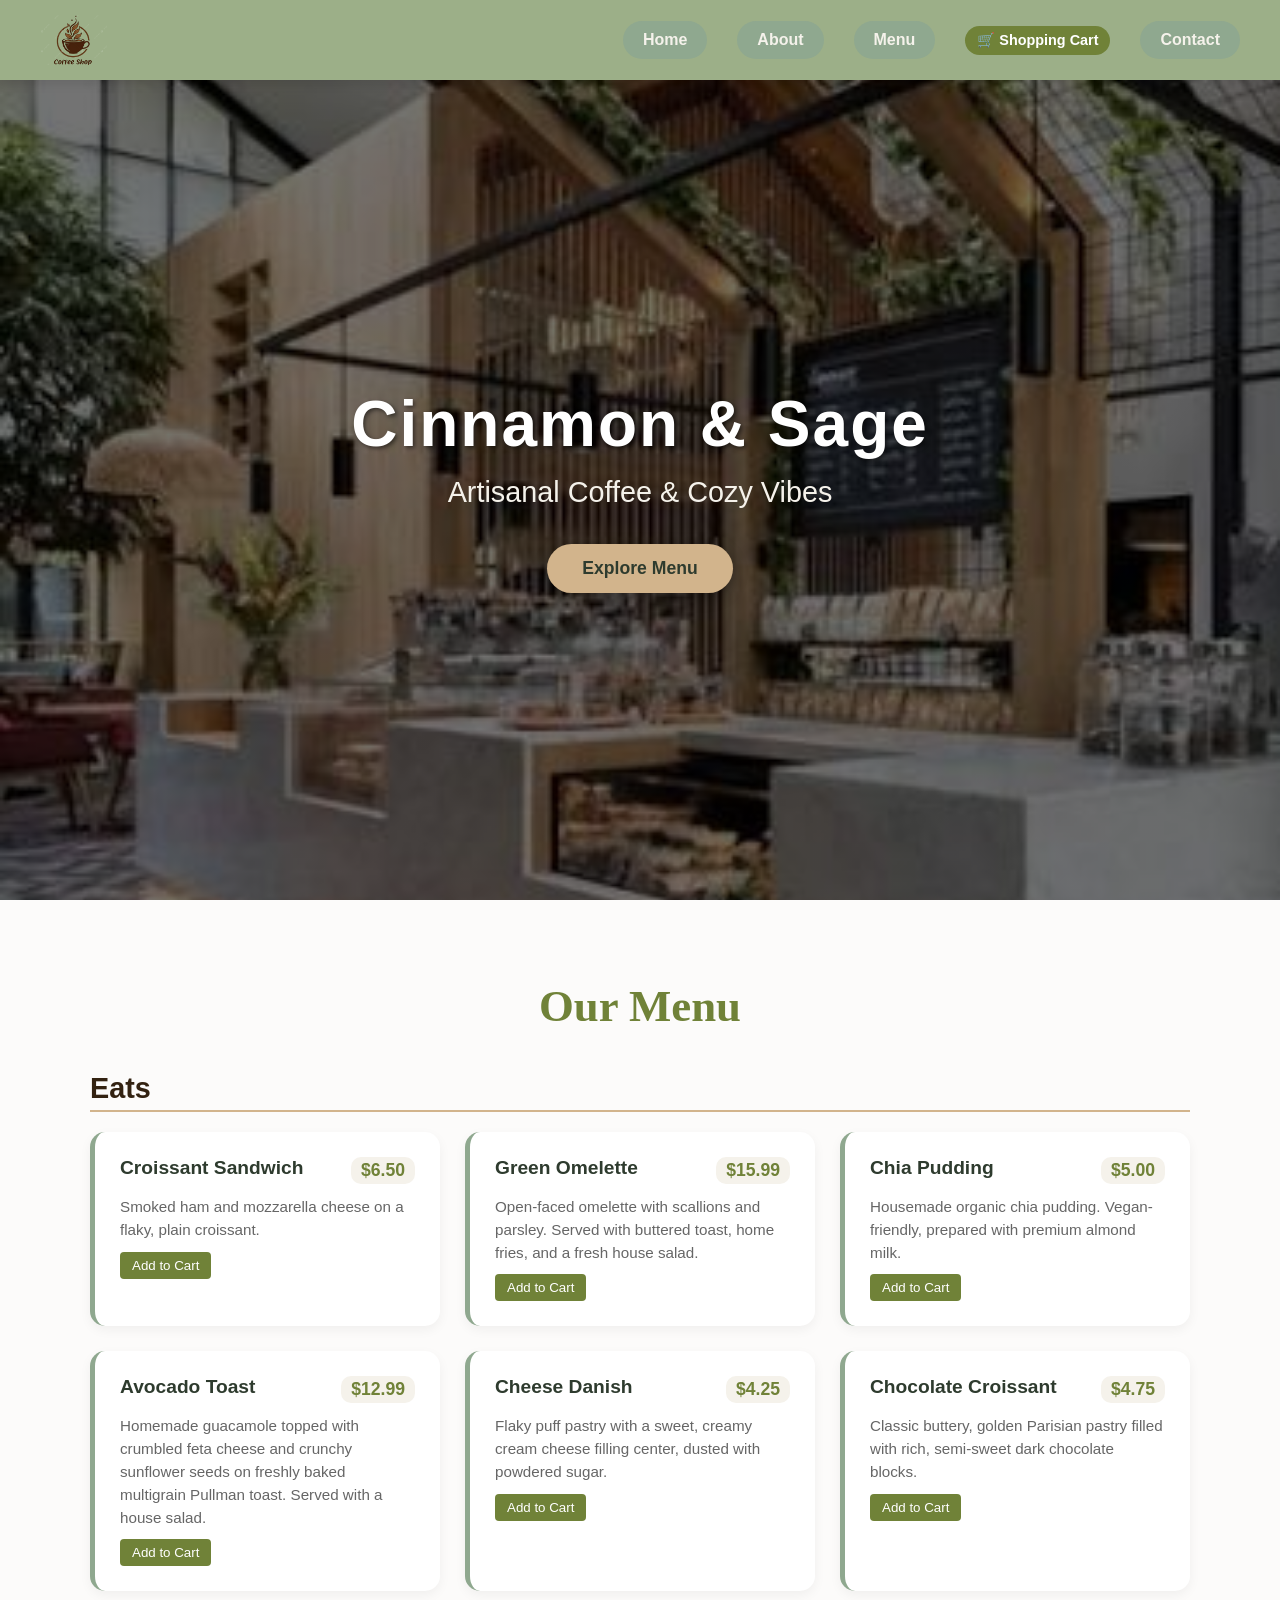
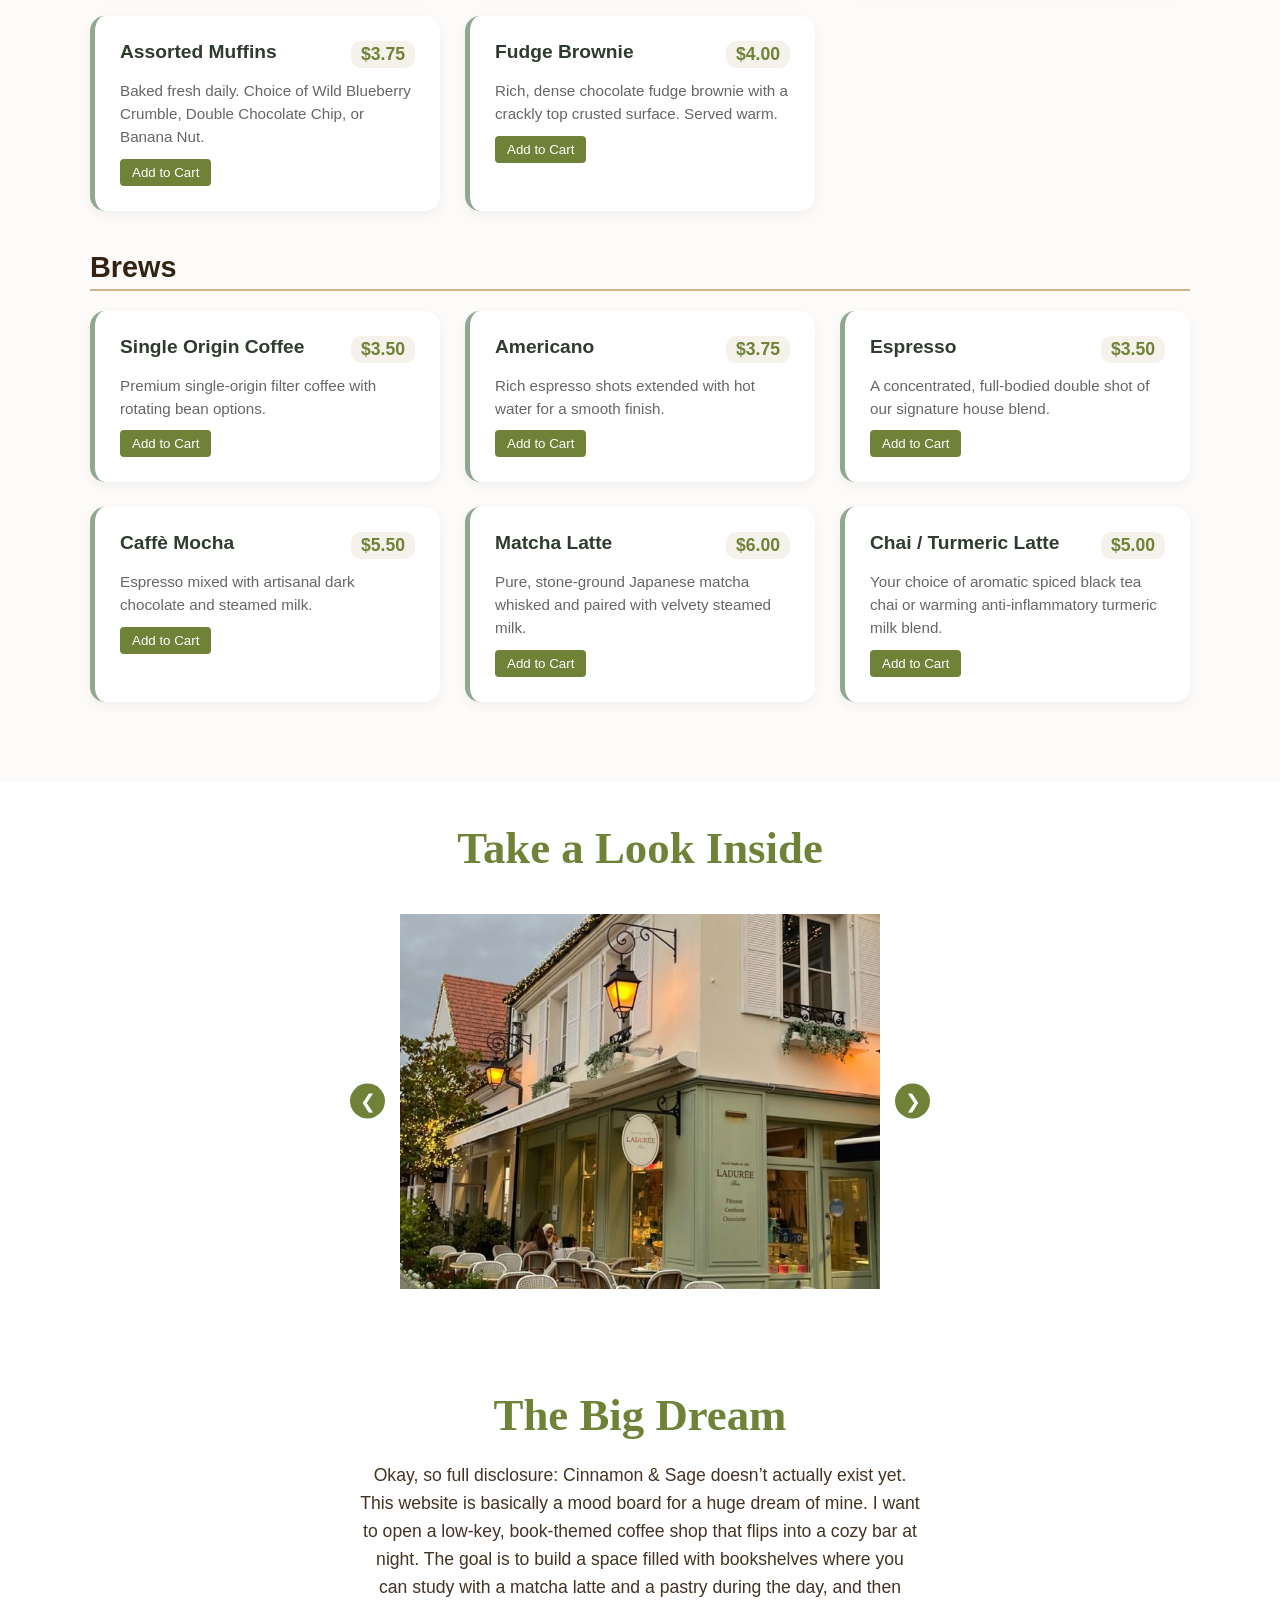
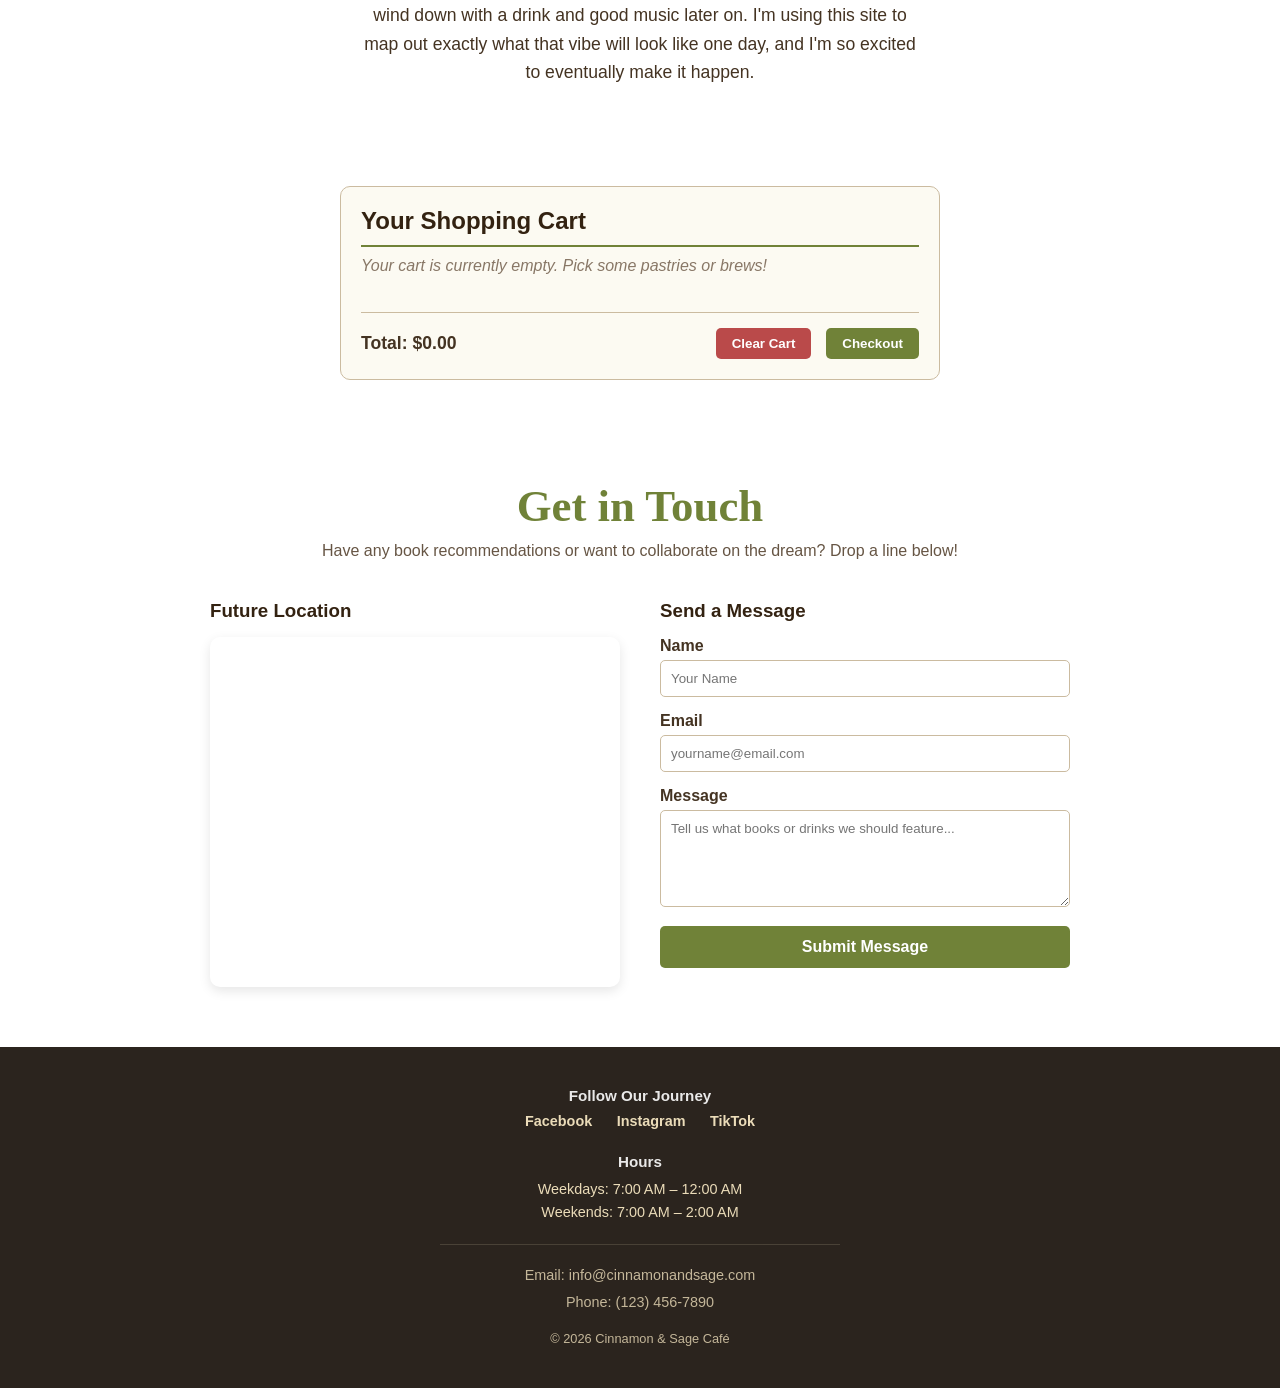
<file: index.html>
<!DOCTYPE html>
<html>
<head>
    <title>Cinnamon & Sage Café</title>
    <link rel="stylesheet" href="style.css">
</head>
<body>

    <header>
        <div class="logo">
            <a href="#home">
                <img src="logo.png" alt="Cinnamon & Sage Logo" style="height: 50px; width: auto; display: block; object-fit: contain;">
            </a>
        </div>
        
        <nav style="display: flex; align-items: center; gap: 15px;">
            <a href="#home">Home</a>
            <a href="#about">About</a>
            <a href="#menu">Menu</a>
            
            <a href="#cart-section" style="background-color: #708238; color: white; padding: 6px 12px; border-radius: 20px; text-decoration: none; font-size: 0.9rem; font-weight: bold; display: inline-flex; align-items: center; gap: 5px; transition: background 0.3s;" onmouseover="this.style.backgroundColor='#d2b48c'; this.style.color='#2b241e';" onmouseout="this.style.backgroundColor='#708238'; this.style.color='white';">
                🛒 Shopping Cart
            </a>
            
            <a href="#contact">Contact</a>
        </nav>
    </header>

    <section id="home" class="hero-section">
        <div class="hero-content">
            <h1>Cinnamon & Sage</h1>
            <p>Artisanal Coffee & Cozy Vibes</p>
            <a href="#menu" class="hero-btn">Explore Menu</a>
        </div>
    </section>

    <section id="menu" class="menu-section">
        <div class="container">
            <h2 class="section-title">Our Menu</h2>
            
            <h3 class="category-title">Eats</h3>
            <div class="menu-grid">
                <div class="menu-card">
                    <div class="card-header">
                        <h4>Croissant Sandwich</h4>
                        <span class="price">$6.50</span>
                    </div>
                    <p class="description">Smoked ham and mozzarella cheese on a flaky, plain croissant.</p>
                    <button class="cart-btn" onclick="addToCart('Croissant Sandwich', 6.50)" style="background-color: #708238; color: white; border: none; padding: 6px 12px; margin-top: 10px; border-radius: 4px; cursor: pointer;">Add to Cart</button>
                </div>

                <div class="menu-card">
                    <div class="card-header">
                        <h4>Green Omelette</h4>
                        <span class="price">$15.99</span>
                    </div>
                    <p class="description">Open-faced omelette with scallions and parsley. Served with buttered toast, home fries, and a fresh house salad.</p>
                    <button class="cart-btn" onclick="addToCart('Green Omelette', 15.99)" style="background-color: #708238; color: white; border: none; padding: 6px 12px; margin-top: 10px; border-radius: 4px; cursor: pointer;">Add to Cart</button>
                </div>

                <div class="menu-card">
                    <div class="card-header">
                        <h4>Chia Pudding</h4>
                        <span class="price">$5.00</span>
                    </div>
                    <p class="description">Housemade organic chia pudding. Vegan-friendly, prepared with premium almond milk.</p>
                    <button class="cart-btn" onclick="addToCart('Chia Pudding', 5.00)" style="background-color: #708238; color: white; border: none; padding: 6px 12px; margin-top: 10px; border-radius: 4px; cursor: pointer;">Add to Cart</button>
                </div>

                <div class="menu-card">
                    <div class="card-header">
                        <h4>Avocado Toast</h4>
                        <span class="price">$12.99</span>
                    </div>
                    <p class="description">Homemade guacamole topped with crumbled feta cheese and crunchy sunflower seeds on freshly baked multigrain Pullman toast. Served with a house salad.</p>
                    <button class="cart-btn" onclick="addToCart('Avocado Toast', 12.99)" style="background-color: #708238; color: white; border: none; padding: 6px 12px; margin-top: 10px; border-radius: 4px; cursor: pointer;">Add to Cart</button>
                </div>

                <div class="menu-card">
                    <div class="card-header">
                        <h4>Cheese Danish</h4>
                        <span class="price">$4.25</span>
                    </div>
                    <p class="description">Flaky puff pastry with a sweet, creamy cream cheese filling center, dusted with powdered sugar.</p>
                    <button class="cart-btn" onclick="addToCart('Cheese Danish', 4.25)" style="background-color: #708238; color: white; border: none; padding: 6px 12px; margin-top: 10px; border-radius: 4px; cursor: pointer;">Add to Cart</button>
                </div>

                <div class="menu-card">
                    <div class="card-header">
                        <h4>Chocolate Croissant</h4>
                        <span class="price">$4.75</span>
                    </div>
                    <p class="description">Classic buttery, golden Parisian pastry filled with rich, semi-sweet dark chocolate blocks.</p>
                    <button class="cart-btn" onclick="addToCart('Chocolate Croissant', 4.75)" style="background-color: #708238; color: white; border: none; padding: 6px 12px; margin-top: 10px; border-radius: 4px; cursor: pointer;">Add to Cart</button>
                </div>

                <div class="menu-card">
                    <div class="card-header">
                        <h4>Assorted Muffins</h4>
                        <span class="price">$3.75</span>
                    </div>
                    <p class="description">Baked fresh daily. Choice of Wild Blueberry Crumble, Double Chocolate Chip, or Banana Nut.</p>
                    <button class="cart-btn" onclick="addToCart('Assorted Muffins', 3.75)" style="background-color: #708238; color: white; border: none; padding: 6px 12px; margin-top: 10px; border-radius: 4px; cursor: pointer;">Add to Cart</button>
                </div>

                <div class="menu-card">
                    <div class="card-header">
                        <h4>Fudge Brownie</h4>
                        <span class="price">$4.00</span>
                    </div>
                    <p class="description">Rich, dense chocolate fudge brownie with a crackly top crusted surface. Served warm.</p>
                    <button class="cart-btn" onclick="addToCart('Fudge Brownie', 4.00)" style="background-color: #708238; color: white; border: none; padding: 6px 12px; margin-top: 10px; border-radius: 4px; cursor: pointer;">Add to Cart</button>
                </div>
            </div> 

            <h3 class="category-title">Brews</h3>
            <div class="menu-grid">
                <div class="menu-card">
                    <div class="card-header">
                        <h4>Single Origin Coffee</h4>
                        <span class="price">$3.50</span>
                    </div>
                    <p class="description">Premium single-origin filter coffee with rotating bean options.</p>
                    <button class="cart-btn" onclick="addToCart('Single Origin Coffee', 3.50)" style="background-color: #708238; color: white; border: none; padding: 6px 12px; margin-top: 10px; border-radius: 4px; cursor: pointer;">Add to Cart</button>
                </div>

                <div class="menu-card">
                    <div class="card-header">
                        <h4>Americano</h4>
                        <span class="price">$3.75</span>
                    </div>
                    <p class="description">Rich espresso shots extended with hot water for a smooth finish.</p>
                    <button class="cart-btn" onclick="addToCart('Americano', 3.75)" style="background-color: #708238; color: white; border: none; padding: 6px 12px; margin-top: 10px; border-radius: 4px; cursor: pointer;">Add to Cart</button>
                </div>

                <div class="menu-card">
                    <div class="card-header">
                        <h4>Espresso</h4>
                        <span class="price">$3.50</span>
                    </div>
                    <p class="description">A concentrated, full-bodied double shot of our signature house blend.</p>
                    <button class="cart-btn" onclick="addToCart('Espresso', 3.50)" style="background-color: #708238; color: white; border: none; padding: 6px 12px; margin-top: 10px; border-radius: 4px; cursor: pointer;">Add to Cart</button>
                </div>

                <div class="menu-card">
                    <div class="card-header">
                        <h4>Caffè Mocha</h4>
                        <span class="price">$5.50</span>
                    </div>
                    <p class="description">Espresso mixed with artisanal dark chocolate and steamed milk.</p>
                    <button class="cart-btn" onclick="addToCart('Caffè Mocha', 5.50)" style="background-color: #708238; color: white; border: none; padding: 6px 12px; margin-top: 10px; border-radius: 4px; cursor: pointer;">Add to Cart</button>
                </div>

                <div class="menu-card">
                    <div class="card-header">
                        <h4>Matcha Latte</h4>
                        <span class="price">$6.00</span>
                    </div>
                    <p class="description">Pure, stone-ground Japanese matcha whisked and paired with velvety steamed milk.</p>
                    <button class="cart-btn" onclick="addToCart('Matcha Latte', 6.00)" style="background-color: #708238; color: white; border: none; padding: 6px 12px; margin-top: 10px; border-radius: 4px; cursor: pointer;">Add to Cart</button>
                </div>

                <div class="menu-card">
                    <div class="card-header">
                        <h4>Chai / Turmeric Latte</h4>
                        <span class="price">$5.00</span>
                    </div>
                    <p class="description">Your choice of aromatic spiced black tea chai or warming anti-inflammatory turmeric milk blend.</p>
                    <button class="cart-btn" onclick="addToCart('Chai / Turmeric Latte', 5.00)" style="background-color: #708238; color: white; border: none; padding: 6px 12px; margin-top: 10px; border-radius: 4px; cursor: pointer;">Add to Cart</button>
                </div>
            </div> 
        </div>
    </section>

    <section id="about" style="text-align: center; padding: 40px 20px;">
        <h2 class="section-title">Take a Look Inside</h2>
        
        <div style="max-width: 580px; margin: 0 auto; position: relative;">
            <div id="sliderBox" style="display: flex; overflow-x: hidden; scroll-behavior: smooth; gap: 15px; width: 480px; height: 375px; margin: 0 auto;">
                <img src="cute cafe.jpg" alt="Cafe" style="width: 480px; height: 375px; object-fit: cover; flex-shrink: 0;">
                <img src="matcha.webp" alt="Latte" style="width: 480px; height: 375px; object-fit: cover; flex-shrink: 0;">
                <img src="green egg.jfif" alt="Food" style="width: 480px; height: 375px; object-fit: cover; flex-shrink: 0;">
                <img src="Ham and Cheese.avif" alt="Food" style="width: 480px; height: 375px; object-fit: cover; flex-shrink: 0;">
                <img src="toast.jfif" alt="Food" style="width: 480px; height: 375px; object-fit: cover; flex-shrink: 0;">
                <img src="cheese-danish-served.jpg" alt="Food" style="width: 480px; height: 375px; object-fit: cover; flex-shrink: 0;">
                <img src="muffin.jfif" alt="Food" style="width: 480px; height: 375px; object-fit: cover; flex-shrink: 0;">
            </div>
            <button style="position: absolute; top: 50%; transform: translateY(-50%); left: 0px; background-color: #708238; color: white; border: none; font-size: 1.2rem; width: 35px; height: 35px; border-radius: 50%; cursor: pointer; display: flex; align-items: center; justify-content: center;" onclick="document.getElementById('sliderBox').scrollBy({left: -495, behavior: 'smooth'})">❮</button>
            <button style="position: absolute; top: 50%; transform: translateY(-50%); right: 0px; background-color: #708238; color: white; border: none; font-size: 1.2rem; width: 35px; height: 35px; border-radius: 50%; cursor: pointer; display: flex; align-items: center; justify-content: center;" onclick="document.getElementById('sliderBox').scrollBy({left: 495, behavior: 'smooth'})">❯</button>
        </div>
    </section>

    <section style="max-width: 600px; margin: 0 auto; text-align: center; padding: 60px 20px;">
        <h2 class="section-title" style="margin-bottom: 20px;">The Big Dream</h2>
        <p class="about-text" style="font-size: 1.1rem; line-height: 1.6; color: #443322;">
            Okay, so full disclosure: Cinnamon & Sage doesn’t actually exist yet. This website is basically a mood board for a huge dream of mine. I want to open a low-key, book-themed coffee shop that flips into a cozy bar at night. The goal is to build a space filled with bookshelves where you can study with a matcha latte and a pastry during the day, and then wind down with a drink and good music later on. I'm using this site to map out exactly what that vibe will look like one day, and I'm so excited to eventually make it happen.
        </p>
    </section>

    <section id="cart-section" style="max-width: 600px; margin: 40px auto; padding: 20px; border: 1px solid #cbbba0; border-radius: 10px; background-color: #fcfaf2; font-family: sans-serif; scroll-margin-top: 100px;"> <h2 style="color: #332211; border-bottom: 2px solid #708238; padding-bottom: 10px; margin-top: 0;">Your Shopping Cart</h2>
        
        <ul id="cart-items" style="list-style-type: none; padding: 0; margin: 0; min-height: 50px;">
            <li style="color: #887766; font-style: italic; padding: 10px 0;">Your cart is currently empty. Pick some pastries or brews!</li>
        </ul>
        
        <div style="display: flex; justify-content: space-between; align-items: center; border-top: 1px solid #cbbba0; padding-top: 15px; margin-top: 15px; font-weight: bold; font-size: 1.1rem; color: #443322;">
            <div>Total: $<span id="cart-total">0.00</span></div>
            <div>
                <button onclick="clearCart()" style="background-color: #ba4a4a; color: white; border: none; padding: 8px 16px; border-radius: 5px; cursor: pointer; margin-right: 10px; font-weight: bold;">Clear Cart</button>
                
                <button onclick="alert('Order received! Thank you for supporting the dream.'); clearCart();" style="background-color: #708238; color: white; border: none; padding: 8px 16px; border-radius: 5px; cursor: pointer; font-weight: bold;">Checkout</button>
            </div>
        </div>
    </section>

    <section id="contact" style="max-width: 900px; margin: 0 auto; padding: 60px 20px;">
        <h2 style="text-align: center; margin-bottom: 10px;" class="section-title">Get in Touch</h2>
        <p style="text-align: center; margin-bottom: 40px; color: #665544;">Have any book recommendations or want to collaborate on the dream? Drop a line below!</p>

        <div style="display: flex; flex-wrap: wrap; gap: 40px; justify-content: center;">
            <div style="flex: 1; min-width: 300px; max-width: 450px;">
                <h3 style="margin-bottom: 15px; color: #332211;">Future Location</h3>
                <div style="border-radius: 10px; overflow: hidden; box-shadow: 0 4px 12px rgba(0,0,0,0.1); height: 350px;">
                    <iframe 
                        src="https://www.google.com/maps/embed?pb=!1m18!1m12!1m12m3!1d193595.25280821815!2d-74.11976374305885!3d40.69766374874431!2m3!1f0!2f0!3f0!3m2!1i1024!2i768!4f13.1!3m3!1m2!1s0x89c24fa5d33f083b%3A0xc80b8f06e177fe62!2sNew%20York%2C%20NY!5e0!3m2!1sen!2sus!4v1718600000000!5m2!1sen!2sus" 
                        width="100%" 
                        height="100%" 
                        style="border:0;" 
                        allowfullscreen="" 
                        loading="lazy" 
                        referrerpolicy="no-referrer-when-downgrade">
                    </iframe>
                </div>
            </div>

            <div style="flex: 1; min-width: 300px; max-width: 450px;">
                <h3 style="margin-bottom: 15px; color: #332211;">Send a Message</h3>
                <form style="display: flex; flex-direction: column; gap: 15px;">
                    <div>
                        <label style="display: block; margin-bottom: 5px; font-weight: bold; color: #443322;">Name</label>
                        <input type="text" placeholder="Your Name" required style="width: 100%; padding: 10px; border: 1px solid #cbbba0; border-radius: 5px; box-sizing: border-box;">
                    </div>
                    <div>
                        <label style="display: block; margin-bottom: 5px; font-weight: bold; color: #443322;">Email</label>
                        <input type="email" placeholder="yourname@email.com" required style="width: 100%; padding: 10px; border: 1px solid #cbbba0; border-radius: 5px; box-sizing: border-box;">
                    </div>
                    <div>
                        <label style="display: block; margin-bottom: 5px; font-weight: bold; color: #443322;">Message</label>
                        <textarea rows="5" placeholder="Tell us what books or drinks we should feature..." required style="width: 100%; padding: 10px; border: 1px solid #cbbba0; border-radius: 5px; box-sizing: border-box; resize: vertical; font-family: inherit;"></textarea>
                    </div>
                    <button type="submit" style="background-color: #708238; color: white; border: none; padding: 12px; font-size: 1rem; font-weight: bold; border-radius: 5px; cursor: pointer; transition: background 0.3s;" onmouseover="this.style.backgroundColor='#d2b48c'" onmouseout="this.style.backgroundColor='#708238'">
                        Submit Message
                    </button>
                </form>
            </div>
        </div>
    </section>

    <footer style="background-color: #2b241e; color: #ebdcb9; padding: 40px 20px; text-align: center;">
        <div class="social-media" style="margin-bottom: 20px;">
            <p style="margin-bottom: 8px; font-weight: bold; font-size: 0.95rem; color: #ffffff; opacity: 0.9;">Follow Our Journey</p>
            <a href="https://www.facebook.com/login/" style="color: #ebdcb9; margin: 0 10px; text-decoration: none; font-size: 0.9rem;" onmouseover="this.style.color='#708238'" onmouseout="this.style.color='#ebdcb9'">Facebook</a>
            <a href="https://www.instagram.com/accounts/login/?hl=en" style="color: #ebdcb9; margin: 0 10px; text-decoration: none; font-size: 0.9rem;" onmouseover="this.style.color='#708238'" onmouseout="this.style.color='#ebdcb9'">Instagram</a>
            <a href="https://www.tiktok.com/login" style="color: #ebdcb9; margin: 0 10px; text-decoration: none; font-size: 0.9rem;" onmouseover="this.style.color='#708238'" onmouseout="this.style.color='#ebdcb9'">TikTok</a>
        </div>

        <div class="business-hours" style="margin-bottom: 20px; font-size: 0.9rem; line-height: 1.6;">
            <p style="margin-bottom: 4px; font-weight: bold; font-size: 0.95rem; color: #ffffff; opacity: 0.9;">Hours</p>
            <p style="margin: 0;">Weekdays: 7:00 AM – 12:00 AM</p>
            <p style="margin: 0;">Weekends: 7:00 AM – 2:00 AM</p>
        </div>

        <div class="contact-info" style="font-size: 0.85rem; opacity: 0.8; line-height: 1.5; border-top: 1px solid rgba(235, 220, 185, 0.2); padding-top: 20px; max-width: 400px; margin: 0 auto;">
            <p style="margin: 0 0 5px 0;">Email: info@cinnamonandsage.com</p>
            <p style="margin: 0 0 15px 0;">Phone: (123) 456-7890</p>
            <p style="margin: 0; font-size: 0.8rem;">© 2026 Cinnamon & Sage Café</p>
        </div>
    </footer>

   <script src="script.js"></script>

</body>
</html>
</file>
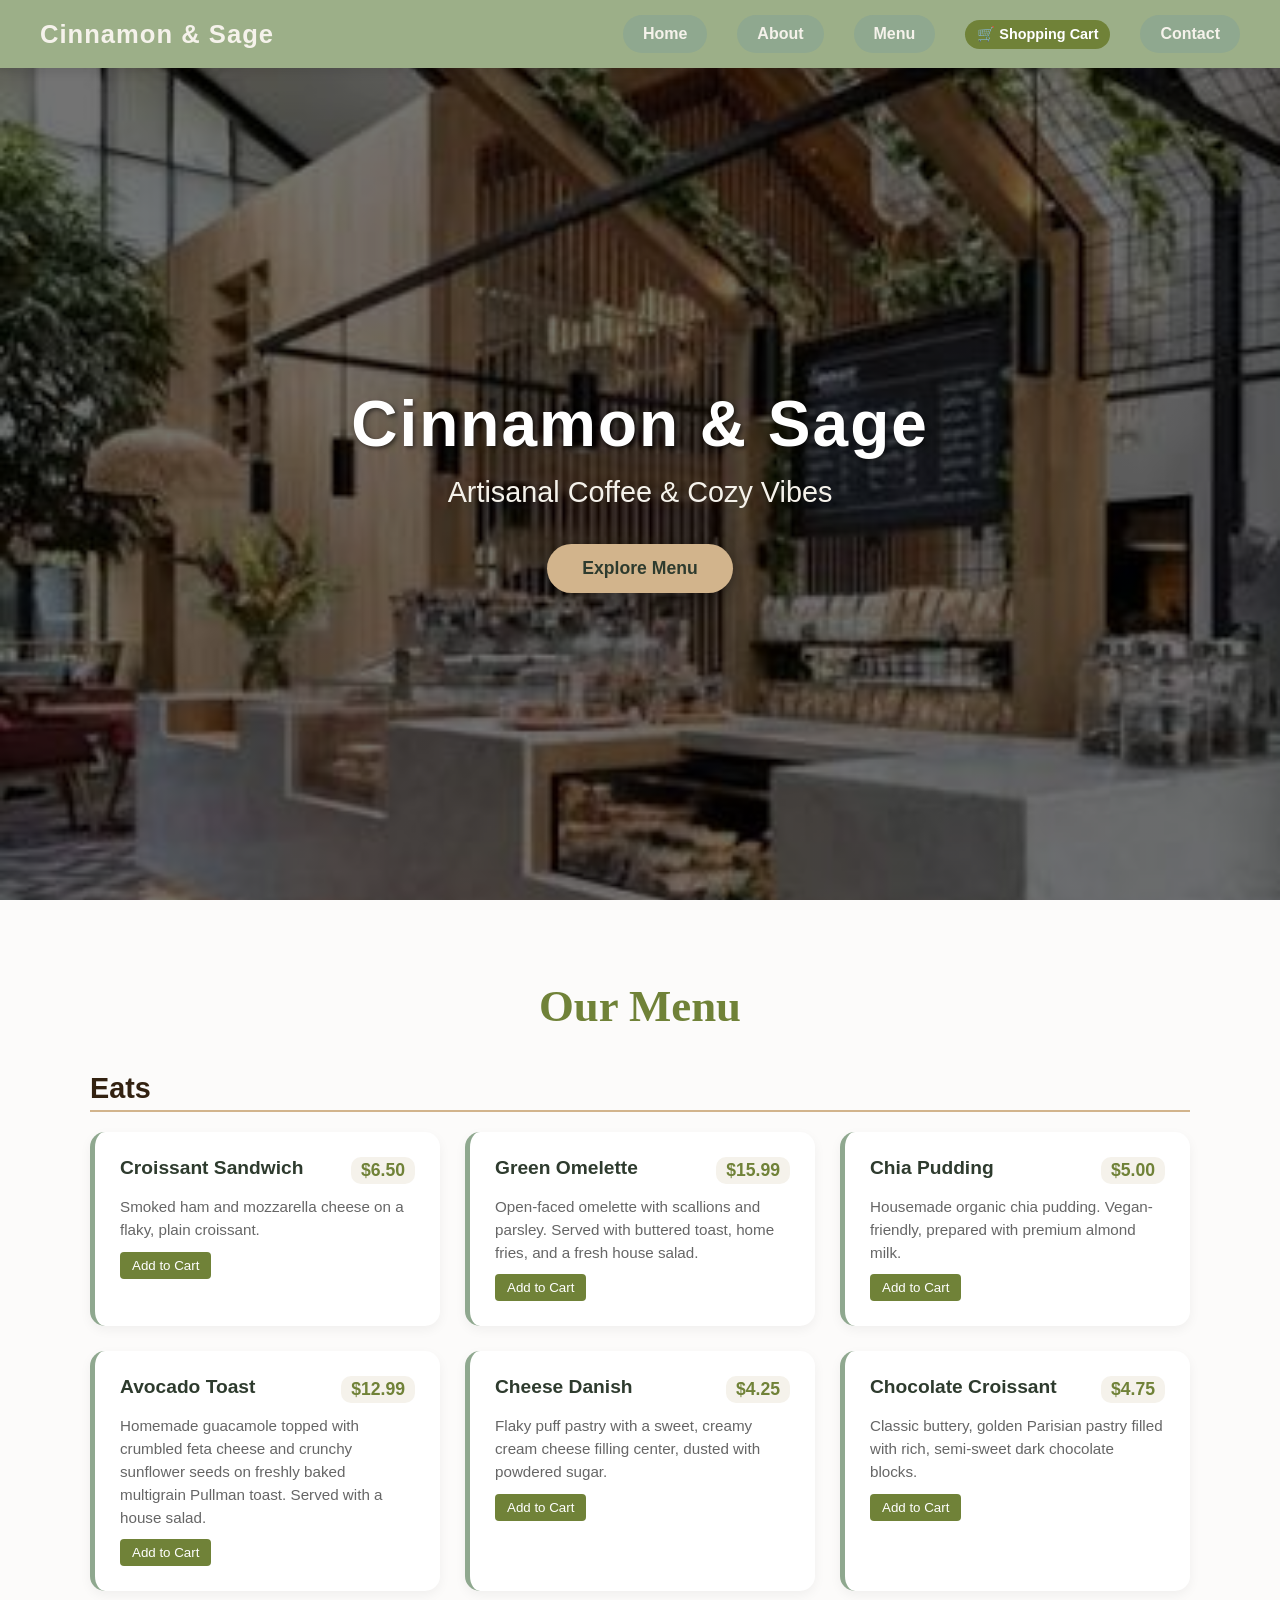
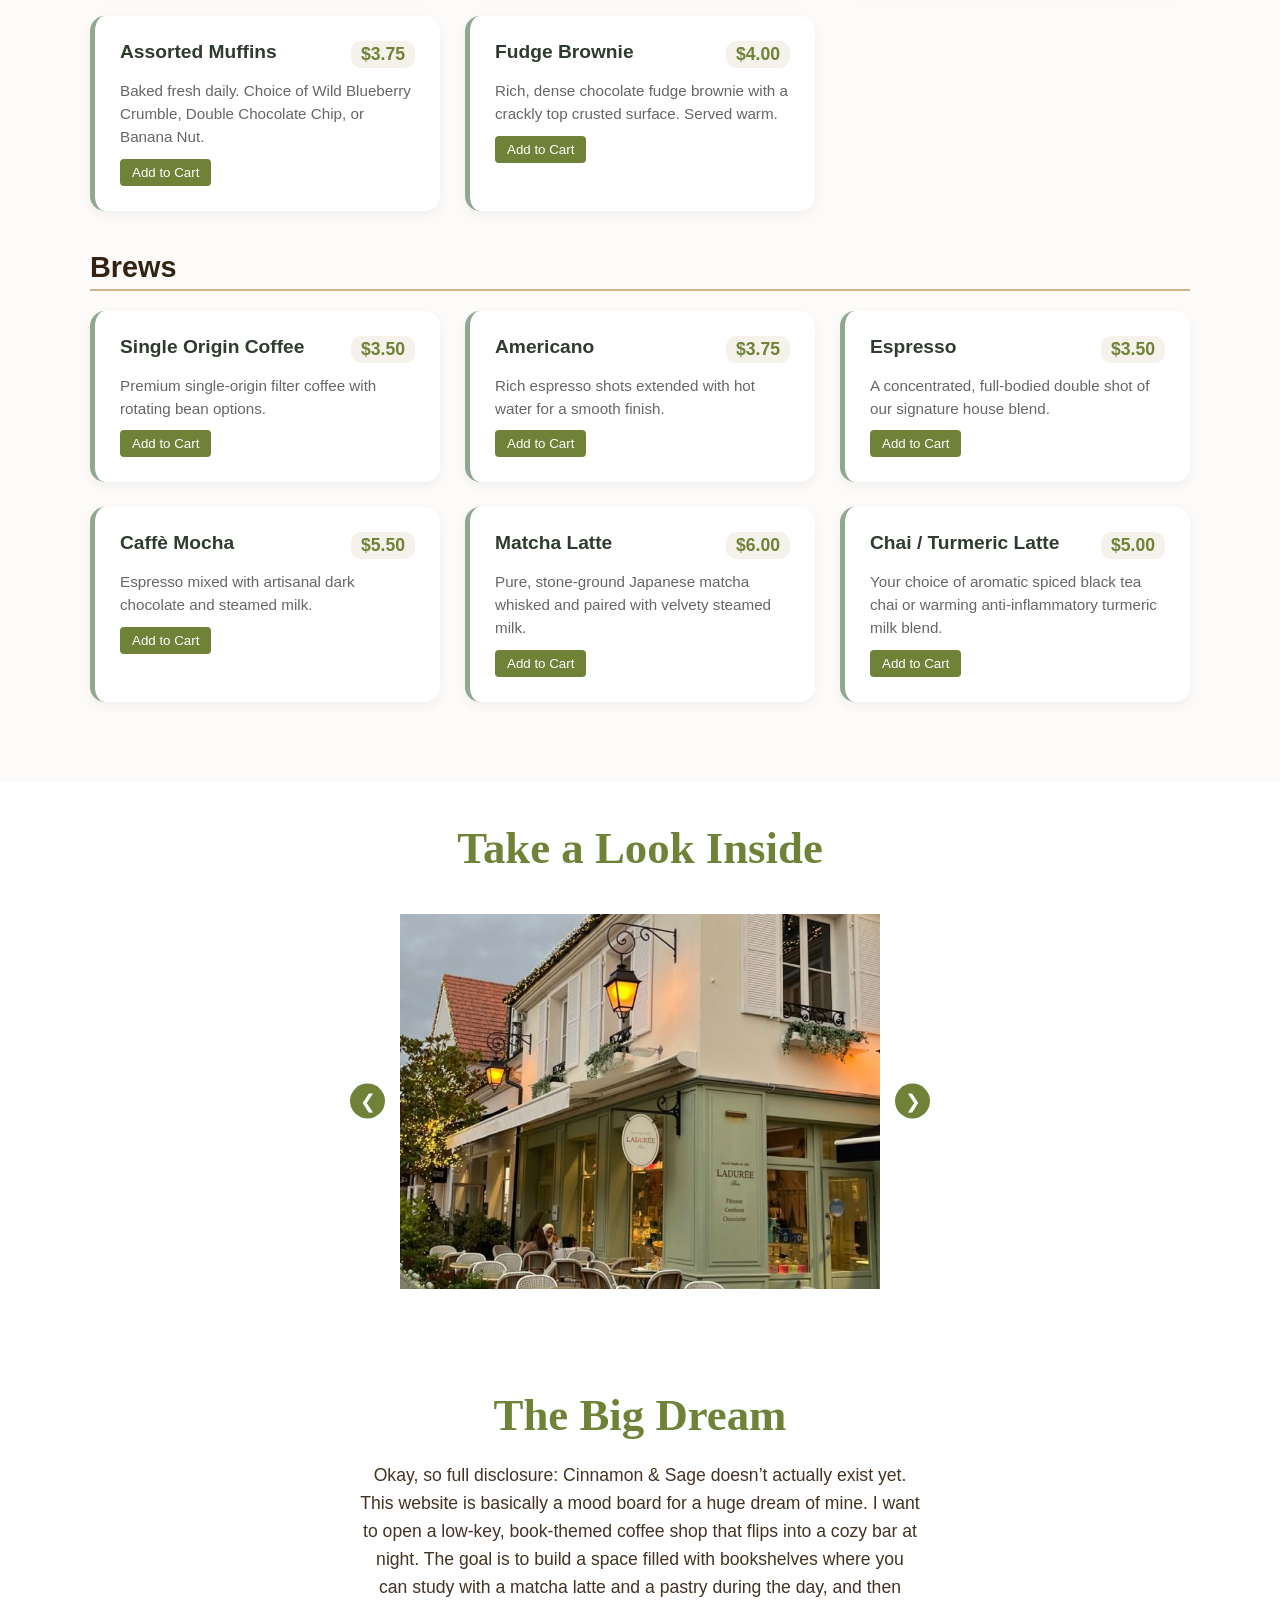
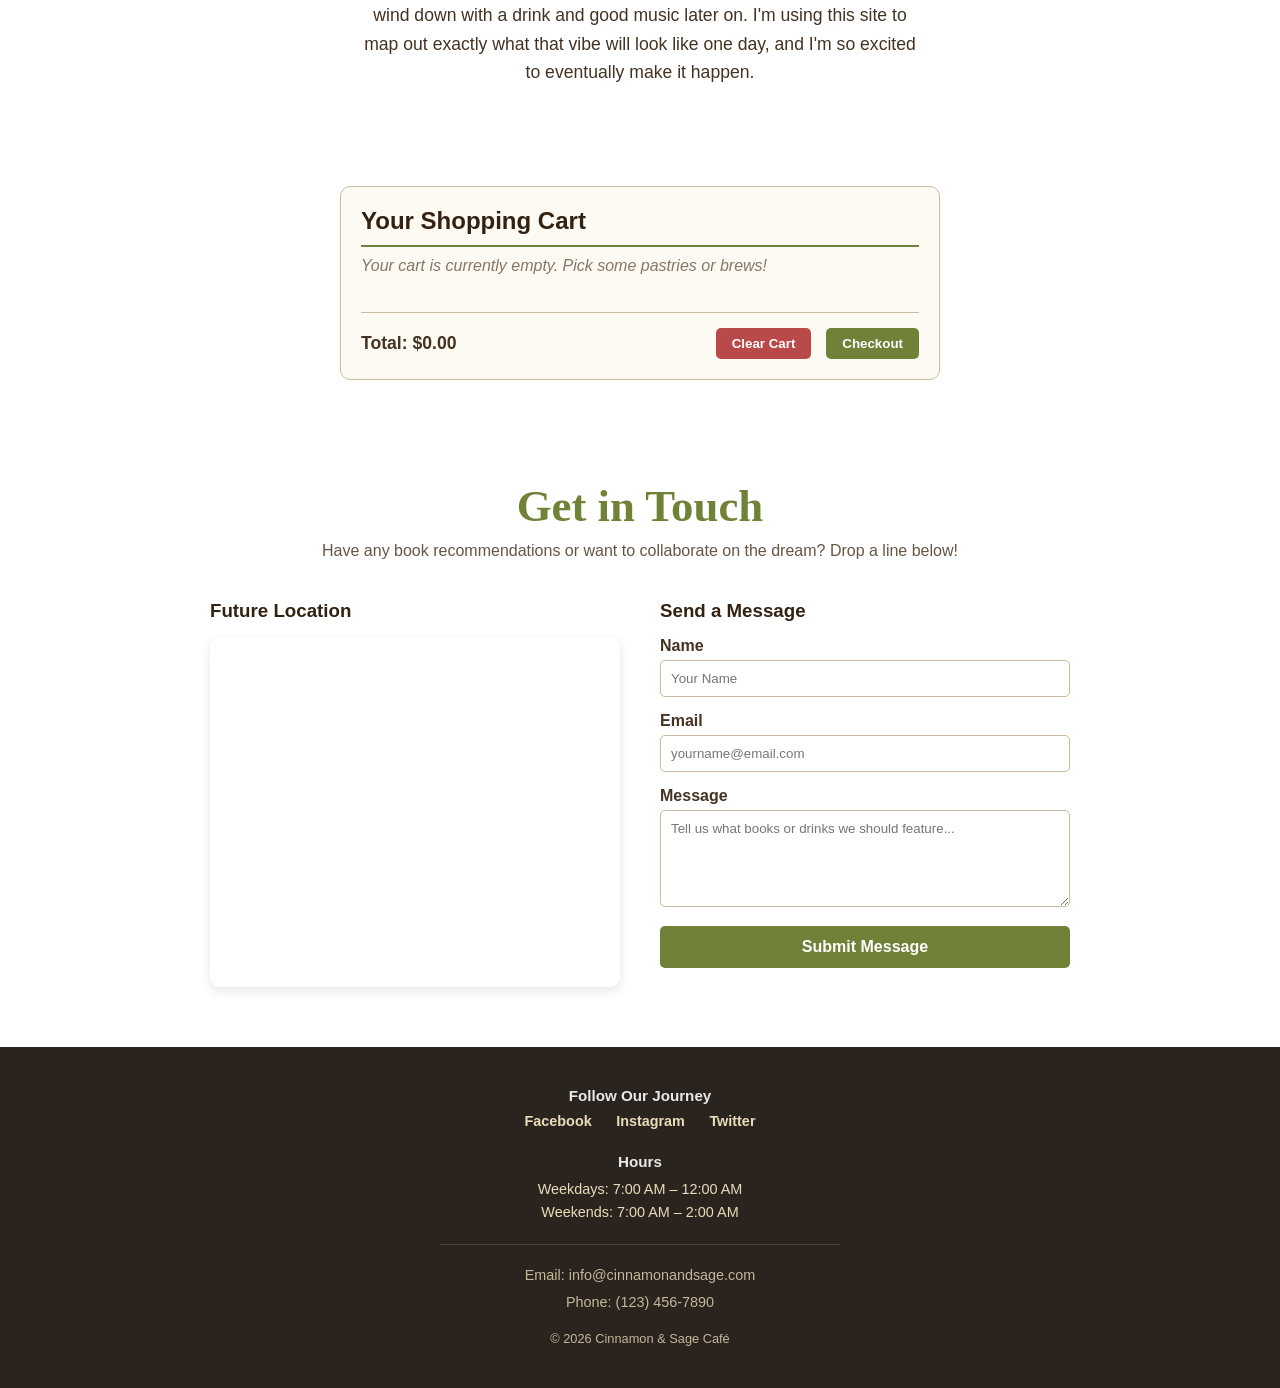
<file: CinammonSage.html>
<!DOCTYPE html>
<html>
<head>
    <title>Cinnamon & Sage Café</title>
    <link rel="stylesheet" href="style.css">
</head>
<body>

    <header>
        <div class="logo">Cinnamon & Sage</div>
        <nav style="display: flex; align-items: center; gap: 15px;">
            <a href="#home">Home</a>
            <a href="#about">About</a>
            <a href="#menu">Menu</a>
            
            <a href="#cart-section" style="background-color: #708238; color: white; padding: 6px 12px; border-radius: 20px; text-decoration: none; font-size: 0.9rem; font-weight: bold; display: inline-flex; align-items: center; gap: 5px; transition: background 0.3s;" onmouseover="this.style.backgroundColor='#d2b48c'; this.style.color='#2b241e';" onmouseout="this.style.backgroundColor='#708238'; this.style.color='white';">
                🛒 Shopping Cart
            </a>
            
            <a href="#contact">Contact</a>
        </nav>
    </header>

    <section id="home" class="hero-section">
        <div class="hero-content">
            <h1>Cinnamon & Sage</h1>
            <p>Artisanal Coffee & Cozy Vibes</p>
            <a href="#menu" class="hero-btn">Explore Menu</a>
        </div>
    </section>

    <section id="menu" class="menu-section">
        <div class="container">
            <h2 class="section-title">Our Menu</h2>
            
            <h3 class="category-title">Eats</h3>
            <div class="menu-grid">
                <div class="menu-card">
                    <div class="card-header">
                        <h4>Croissant Sandwich</h4>
                        <span class="price">$6.50</span>
                    </div>
                    <p class="description">Smoked ham and mozzarella cheese on a flaky, plain croissant.</p>
                    <button class="cart-btn" onclick="addToCart('Croissant Sandwich', 6.50)" style="background-color: #708238; color: white; border: none; padding: 6px 12px; margin-top: 10px; border-radius: 4px; cursor: pointer;">Add to Cart</button>
                </div>

                <div class="menu-card">
                    <div class="card-header">
                        <h4>Green Omelette</h4>
                        <span class="price">$15.99</span>
                    </div>
                    <p class="description">Open-faced omelette with scallions and parsley. Served with buttered toast, home fries, and a fresh house salad.</p>
                    <button class="cart-btn" onclick="addToCart('Green Omelette', 15.99)" style="background-color: #708238; color: white; border: none; padding: 6px 12px; margin-top: 10px; border-radius: 4px; cursor: pointer;">Add to Cart</button>
                </div>

                <div class="menu-card">
                    <div class="card-header">
                        <h4>Chia Pudding</h4>
                        <span class="price">$5.00</span>
                    </div>
                    <p class="description">Housemade organic chia pudding. Vegan-friendly, prepared with premium almond milk.</p>
                    <button class="cart-btn" onclick="addToCart('Chia Pudding', 5.00)" style="background-color: #708238; color: white; border: none; padding: 6px 12px; margin-top: 10px; border-radius: 4px; cursor: pointer;">Add to Cart</button>
                </div>

                <div class="menu-card">
                    <div class="card-header">
                        <h4>Avocado Toast</h4>
                        <span class="price">$12.99</span>
                    </div>
                    <p class="description">Homemade guacamole topped with crumbled feta cheese and crunchy sunflower seeds on freshly baked multigrain Pullman toast. Served with a house salad.</p>
                    <button class="cart-btn" onclick="addToCart('Avocado Toast', 12.99)" style="background-color: #708238; color: white; border: none; padding: 6px 12px; margin-top: 10px; border-radius: 4px; cursor: pointer;">Add to Cart</button>
                </div>

                <div class="menu-card">
                    <div class="card-header">
                        <h4>Cheese Danish</h4>
                        <span class="price">$4.25</span>
                    </div>
                    <p class="description">Flaky puff pastry with a sweet, creamy cream cheese filling center, dusted with powdered sugar.</p>
                    <button class="cart-btn" onclick="addToCart('Cheese Danish', 4.25)" style="background-color: #708238; color: white; border: none; padding: 6px 12px; margin-top: 10px; border-radius: 4px; cursor: pointer;">Add to Cart</button>
                </div>

                <div class="menu-card">
                    <div class="card-header">
                        <h4>Chocolate Croissant</h4>
                        <span class="price">$4.75</span>
                    </div>
                    <p class="description">Classic buttery, golden Parisian pastry filled with rich, semi-sweet dark chocolate blocks.</p>
                    <button class="cart-btn" onclick="addToCart('Chocolate Croissant', 4.75)" style="background-color: #708238; color: white; border: none; padding: 6px 12px; margin-top: 10px; border-radius: 4px; cursor: pointer;">Add to Cart</button>
                </div>

                <div class="menu-card">
                    <div class="card-header">
                        <h4>Assorted Muffins</h4>
                        <span class="price">$3.75</span>
                    </div>
                    <p class="description">Baked fresh daily. Choice of Wild Blueberry Crumble, Double Chocolate Chip, or Banana Nut.</p>
                    <button class="cart-btn" onclick="addToCart('Assorted Muffins', 3.75)" style="background-color: #708238; color: white; border: none; padding: 6px 12px; margin-top: 10px; border-radius: 4px; cursor: pointer;">Add to Cart</button>
                </div>

                <div class="menu-card">
                    <div class="card-header">
                        <h4>Fudge Brownie</h4>
                        <span class="price">$4.00</span>
                    </div>
                    <p class="description">Rich, dense chocolate fudge brownie with a crackly top crusted surface. Served warm.</p>
                    <button class="cart-btn" onclick="addToCart('Fudge Brownie', 4.00)" style="background-color: #708238; color: white; border: none; padding: 6px 12px; margin-top: 10px; border-radius: 4px; cursor: pointer;">Add to Cart</button>
                </div>
            </div> 

            <h3 class="category-title">Brews</h3>
            <div class="menu-grid">
                <div class="menu-card">
                    <div class="card-header">
                        <h4>Single Origin Coffee</h4>
                        <span class="price">$3.50</span>
                    </div>
                    <p class="description">Premium single-origin filter coffee with rotating bean options.</p>
                    <button class="cart-btn" onclick="addToCart('Single Origin Coffee', 3.50)" style="background-color: #708238; color: white; border: none; padding: 6px 12px; margin-top: 10px; border-radius: 4px; cursor: pointer;">Add to Cart</button>
                </div>

                <div class="menu-card">
                    <div class="card-header">
                        <h4>Americano</h4>
                        <span class="price">$3.75</span>
                    </div>
                    <p class="description">Rich espresso shots extended with hot water for a smooth finish.</p>
                    <button class="cart-btn" onclick="addToCart('Americano', 3.75)" style="background-color: #708238; color: white; border: none; padding: 6px 12px; margin-top: 10px; border-radius: 4px; cursor: pointer;">Add to Cart</button>
                </div>

                <div class="menu-card">
                    <div class="card-header">
                        <h4>Espresso</h4>
                        <span class="price">$3.50</span>
                    </div>
                    <p class="description">A concentrated, full-bodied double shot of our signature house blend.</p>
                    <button class="cart-btn" onclick="addToCart('Espresso', 3.50)" style="background-color: #708238; color: white; border: none; padding: 6px 12px; margin-top: 10px; border-radius: 4px; cursor: pointer;">Add to Cart</button>
                </div>

                <div class="menu-card">
                    <div class="card-header">
                        <h4>Caffè Mocha</h4>
                        <span class="price">$5.50</span>
                    </div>
                    <p class="description">Espresso mixed with artisanal dark chocolate and steamed milk.</p>
                    <button class="cart-btn" onclick="addToCart('Caffè Mocha', 5.50)" style="background-color: #708238; color: white; border: none; padding: 6px 12px; margin-top: 10px; border-radius: 4px; cursor: pointer;">Add to Cart</button>
                </div>

                <div class="menu-card">
                    <div class="card-header">
                        <h4>Matcha Latte</h4>
                        <span class="price">$6.00</span>
                    </div>
                    <p class="description">Pure, stone-ground Japanese matcha whisked and paired with velvety steamed milk.</p>
                    <button class="cart-btn" onclick="addToCart('Matcha Latte', 6.00)" style="background-color: #708238; color: white; border: none; padding: 6px 12px; margin-top: 10px; border-radius: 4px; cursor: pointer;">Add to Cart</button>
                </div>

                <div class="menu-card">
                    <div class="card-header">
                        <h4>Chai / Turmeric Latte</h4>
                        <span class="price">$5.00</span>
                    </div>
                    <p class="description">Your choice of aromatic spiced black tea chai or warming anti-inflammatory turmeric milk blend.</p>
                    <button class="cart-btn" onclick="addToCart('Chai / Turmeric Latte', 5.00)" style="background-color: #708238; color: white; border: none; padding: 6px 12px; margin-top: 10px; border-radius: 4px; cursor: pointer;">Add to Cart</button>
                </div>
            </div> 
        </div>
    </section>

    <section id="about" style="text-align: center; padding: 40px 20px;">
        <h2 class="section-title">Take a Look Inside</h2>
        
        <div style="max-width: 580px; margin: 0 auto; position: relative;">
            <div id="sliderBox" style="display: flex; overflow-x: hidden; scroll-behavior: smooth; gap: 15px; width: 480px; height: 375px; margin: 0 auto;">
                <img src="cute cafe.jpg" alt="Cafe" style="width: 480px; height: 375px; object-fit: cover; flex-shrink: 0;">
                <img src="matcha.webp" alt="Latte" style="width: 480px; height: 375px; object-fit: cover; flex-shrink: 0;">
                <img src="green egg.jfif" alt="Food" style="width: 480px; height: 375px; object-fit: cover; flex-shrink: 0;">
                <img src="Ham and Cheese.avif" alt="Food" style="width: 480px; height: 375px; object-fit: cover; flex-shrink: 0;">
                <img src="toast.jfif" alt="Food" style="width: 480px; height: 375px; object-fit: cover; flex-shrink: 0;">
                <img src="cheese-danish-served.jpg" alt="Food" style="width: 480px; height: 375px; object-fit: cover; flex-shrink: 0;">
                <img src="muffin.jfif" alt="Food" style="width: 480px; height: 375px; object-fit: cover; flex-shrink: 0;">
            </div>
            <button style="position: absolute; top: 50%; transform: translateY(-50%); left: 0px; background-color: #708238; color: white; border: none; font-size: 1.2rem; width: 35px; height: 35px; border-radius: 50%; cursor: pointer; display: flex; align-items: center; justify-content: center;" onclick="document.getElementById('sliderBox').scrollBy({left: -495, behavior: 'smooth'})">❮</button>
            <button style="position: absolute; top: 50%; transform: translateY(-50%); right: 0px; background-color: #708238; color: white; border: none; font-size: 1.2rem; width: 35px; height: 35px; border-radius: 50%; cursor: pointer; display: flex; align-items: center; justify-content: center;" onclick="document.getElementById('sliderBox').scrollBy({left: 495, behavior: 'smooth'})">❯</button>
        </div>
    </section>

    <section style="max-width: 600px; margin: 0 auto; text-align: center; padding: 60px 20px;">
        <h2 class="section-title" style="margin-bottom: 20px;">The Big Dream</h2>
        <p class="about-text" style="font-size: 1.1rem; line-height: 1.6; color: #443322;">
            Okay, so full disclosure: Cinnamon & Sage doesn’t actually exist yet. This website is basically a mood board for a huge dream of mine. I want to open a low-key, book-themed coffee shop that flips into a cozy bar at night. The goal is to build a space filled with bookshelves where you can study with a matcha latte and a pastry during the day, and then wind down with a drink and good music later on. I'm using this site to map out exactly what that vibe will look like one day, and I'm so excited to eventually make it happen.
        </p>
    </section>

    <section id="cart-section" style="max-width: 600px; margin: 40px auto; padding: 20px; border: 1px solid #cbbba0; border-radius: 10px; background-color: #fcfaf2; font-family: sans-serif; scroll-margin-top: 100px;"> <h2 style="color: #332211; border-bottom: 2px solid #708238; padding-bottom: 10px; margin-top: 0;">Your Shopping Cart</h2>
        
        <ul id="cart-items" style="list-style-type: none; padding: 0; margin: 0; min-height: 50px;">
            <li style="color: #887766; font-style: italic; padding: 10px 0;">Your cart is currently empty. Pick some pastries or brews!</li>
        </ul>
        
        <div style="display: flex; justify-content: space-between; align-items: center; border-top: 1px solid #cbbba0; padding-top: 15px; margin-top: 15px; font-weight: bold; font-size: 1.1rem; color: #443322;">
            <div>Total: $<span id="cart-total">0.00</span></div>
            <div>
                <button onclick="clearCart()" style="background-color: #ba4a4a; color: white; border: none; padding: 8px 16px; border-radius: 5px; cursor: pointer; margin-right: 10px; font-weight: bold;">Clear Cart</button>
                
                <button onclick="alert('Order received! Thank you for supporting the dream.'); clearCart();" style="background-color: #708238; color: white; border: none; padding: 8px 16px; border-radius: 5px; cursor: pointer; font-weight: bold;">Checkout</button>
            </div>
        </div>
    </section>

    <section id="contact" style="max-width: 900px; margin: 0 auto; padding: 60px 20px;">
        <h2 style="text-align: center; margin-bottom: 10px;" class="section-title">Get in Touch</h2>
        <p style="text-align: center; margin-bottom: 40px; color: #665544;">Have any book recommendations or want to collaborate on the dream? Drop a line below!</p>

        <div style="display: flex; flex-wrap: wrap; gap: 40px; justify-content: center;">
            <div style="flex: 1; min-width: 300px; max-width: 450px;">
                <h3 style="margin-bottom: 15px; color: #332211;">Future Location</h3>
                <div style="border-radius: 10px; overflow: hidden; box-shadow: 0 4px 12px rgba(0,0,0,0.1); height: 350px;">
                    <iframe 
                        src="https://www.google.com/maps/embed?pb=!1m18!1m12!1m12m3!1d193595.25280821815!2d-74.11976374305885!3d40.69766374874431!2m3!1f0!2f0!3f0!3m2!1i1024!2i768!4f13.1!3m3!1m2!1s0x89c24fa5d33f083b%3A0xc80b8f06e177fe62!2sNew%20York%2C%20NY!5e0!3m2!1sen!2sus!4v1718600000000!5m2!1sen!2sus" 
                        width="100%" 
                        height="100%" 
                        style="border:0;" 
                        allowfullscreen="" 
                        loading="lazy" 
                        referrerpolicy="no-referrer-when-downgrade">
                    </iframe>
                </div>
            </div>

            <div style="flex: 1; min-width: 300px; max-width: 450px;">
                <h3 style="margin-bottom: 15px; color: #332211;">Send a Message</h3>
                <form style="display: flex; flex-direction: column; gap: 15px;">
                    <div>
                        <label style="display: block; margin-bottom: 5px; font-weight: bold; color: #443322;">Name</label>
                        <input type="text" placeholder="Your Name" required style="width: 100%; padding: 10px; border: 1px solid #cbbba0; border-radius: 5px; box-sizing: border-box;">
                    </div>
                    <div>
                        <label style="display: block; margin-bottom: 5px; font-weight: bold; color: #443322;">Email</label>
                        <input type="email" placeholder="yourname@email.com" required style="width: 100%; padding: 10px; border: 1px solid #cbbba0; border-radius: 5px; box-sizing: border-box;">
                    </div>
                    <div>
                        <label style="display: block; margin-bottom: 5px; font-weight: bold; color: #443322;">Message</label>
                        <textarea rows="5" placeholder="Tell us what books or drinks we should feature..." required style="width: 100%; padding: 10px; border: 1px solid #cbbba0; border-radius: 5px; box-sizing: border-box; resize: vertical; font-family: inherit;"></textarea>
                    </div>
                    <button type="submit" style="background-color: #708238; color: white; border: none; padding: 12px; font-size: 1rem; font-weight: bold; border-radius: 5px; cursor: pointer; transition: background 0.3s;" onmouseover="this.style.backgroundColor='#d2b48c'" onmouseout="this.style.backgroundColor='#708238'">
                        Submit Message
                    </button>
                </form>
            </div>
        </div>
    </section>

    <footer style="background-color: #2b241e; color: #ebdcb9; padding: 40px 20px; text-align: center;">
        <div class="social-media" style="margin-bottom: 20px;">
            <p style="margin-bottom: 8px; font-weight: bold; font-size: 0.95rem; color: #ffffff; opacity: 0.9;">Follow Our Journey</p>
            <a href="login.html" style="color: #ebdcb9; margin: 0 10px; text-decoration: none; font-size: 0.9rem;" onmouseover="this.style.color='#708238'" onmouseout="this.style.color='#ebdcb9'">Facebook</a>
            <a href="login.html" style="color: #ebdcb9; margin: 0 10px; text-decoration: none; font-size: 0.9rem;" onmouseover="this.style.color='#708238'" onmouseout="this.style.color='#ebdcb9'">Instagram</a>
            <a href="login.html" style="color: #ebdcb9; margin: 0 10px; text-decoration: none; font-size: 0.9rem;" onmouseover="this.style.color='#708238'" onmouseout="this.style.color='#ebdcb9'">Twitter</a>
        </div>

        <div class="business-hours" style="margin-bottom: 20px; font-size: 0.9rem; line-height: 1.6;">
            <p style="margin-bottom: 4px; font-weight: bold; font-size: 0.95rem; color: #ffffff; opacity: 0.9;">Hours</p>
            <p style="margin: 0;">Weekdays: 7:00 AM – 12:00 AM</p>
            <p style="margin: 0;">Weekends: 7:00 AM – 2:00 AM</p>
        </div>

        <div class="contact-info" style="font-size: 0.85rem; opacity: 0.8; line-height: 1.5; border-top: 1px solid rgba(235, 220, 185, 0.2); padding-top: 20px; max-width: 400px; margin: 0 auto;">
            <p style="margin: 0 0 5px 0;">Email: info@cinnamonandsage.com</p>
            <p style="margin: 0 0 15px 0;">Phone: (123) 456-7890</p>
            <p style="margin: 0; font-size: 0.8rem;">© 2026 Cinnamon & Sage Café</p>
        </div>
    </footer>

   <script src="script.js"></script>

</body>
</html>
</file>
<file: style.css>
/* 1. Global Reset & Base Setup */
* {
    margin: 0;
    padding: 0;
    box-sizing: border-box;
    font-family: 'Segoe UI', Tahoma, Geneva, Verdana, sans-serif;
}

/* 2. Header Container (The Sage Green Background) */
header {
    background-color: #9CAF88; /* Deep, rich Sage Green */
    padding: 15px 40px;
    display: flex;
    justify-content: space-between;
    align-items: center;
    position: fixed;
    width: 100%;
    top: 0;
    left: 0;
    z-index: 1000;
    box-shadow: 0 4px 10px rgba(0, 0, 0, 0.1); /* Adds a soft shadow underneath */
}

/* The Logo Text (Warm Beige) */
.logo {
    color: #f5f2eb; /* Soft Warm Beige / Cream */
    font-size: 1.6rem;
    font-weight: bold;
    letter-spacing: 1px;
}

/* 3. The Navigation Links (The "Tab / Bubble" Styling) */
nav a {
    color: #f5f2eb;            /* Warm Beige text color */
    text-decoration: none;     /* Removes the underline */
    font-weight: 600;
    font-size: 1rem;
    margin-left: 15px;
    
    /* Creating the "Bubble" shape around the text */
    padding: 10px 20px;        /* Spacing inside the bubble (top/bottom, left/right) */
    background-color: #8fa88f; /* Muted Seafoam/Sage Green for the bubble */
    border-radius: 20px;       /* This rounds the corners completely into a pill/bubble shape! */
    
    /* Animation transition for the hover effect */
    transition: all 0.3s ease; 
}

/* 4. The Hover Effect (What happens when your mouse touches a link) */
nav a:hover {
    background-color: #d2b48c; /* Changes the bubble background to a warm Cinnamon Brown */
    color: #332211;            /* Darkens the text color slightly for contrast */
    transform: translateY(-2px); /* Makes the bubble lift up slightly like a button */
}

/* ==========================================
   2. HERO SECTION STYLING
   ========================================== */
.hero-section {
    /* This adds a dark tint over a beautiful, free coffee shop image so your white text is easy to read */
    background: linear-gradient(rgba(0, 0, 0, 0.55), rgba(0, 0, 0, 0.55)), 
               url('interior.jfif') no-repeat center center/cover;

    height: 100vh;        /* Forces the banner to fill the entire height of the screen */
    display: flex;        /* Centers everything inside the banner perfectly */
    justify-content: center;
    align-items: center;
    text-align: center;
    color: white;
    
    /* Crucial: This pushes the banner down so it doesn't get hidden behind your fixed header bar */
    padding-top: 80px; 
}

/* Big Café Title inside Hero */
.hero-content h1 {
    font-size: 4rem;      /* Extra large font size */
    margin-bottom: 15px;
    letter-spacing: 2px;
    font-weight: 700;
    text-shadow: 2px 2px 4px rgba(0, 0, 0, 0.5); /* Adds a shadow behind text so it pops */
}

/* Subtitle description */
.hero-content p {
    font-size: 1.8rem;
    margin-bottom: 35px;
    font-weight: 300;
    color: #f5f2eb;      /* Matches your warm beige/cream color */
}

/* The Call-to-Action Button ("Explore Menu") */
.hero-btn {
    display: inline-block;
    padding: 14px 35px;
    background-color: #d2b48c; /* Warm cinnamon/tan color */
    color: #2e3b2e;            /* Deep dark green text for readability */
    text-decoration: none;
    font-weight: bold;
    font-size: 1.1rem;
    border-radius: 30px;       /* Keeps that bubble theme going! */
    box-shadow: 0 4px 15px rgba(0, 0, 0, 0.3);
    transition: all 0.3s ease;
}

/* Hover animation for the hero button */
.hero-btn:hover {
    background-color: #f5f2eb; /* Flips to warm cream when hovered */
    color: #708238;            /* Text switches to your sage green */
    transform: scale(1.05);    /* Slightly pops out at the user */
    box-shadow: 0 6px 20px rgba(0, 0, 0, 0.4);
}

/* 3. FOOTER STYLING*/
footer {
    background-color: #f5f2eb; /* Warm beige background */
    padding: 40px 20px;
    text-align: center;
    color: #2e3b2e;            /* Deep dark green text */
}

.social-media a {
    color: #708238;            /* Sage green links */
    text-decoration: none;
    margin: 0 10px;
    font-weight: bold;
}

.social-media a:hover {
    color: #d2b48c;            /* Cinnamon color on hover */
}

.contact-info p {
    margin-top: 10px;
    font-size: 0.9rem;
}

/* ==========================================
   4. MENU SECTION STYLING
   ========================================== */
.menu-section {
    background-color: #fcfbfa; /* Off-white canvas background */
    padding: 80px 20px;
}

.container {
    max-width: 1100px;
    margin: 0 auto;
}

.section-title {
    text-align: center;
    font-size: 2.8rem;
    color: #708238; /* Sage Green */
    margin-bottom: 40px;
    font-family: Georgia, serif;
}

.category-title {
    font-size: 1.8rem;
    color: #332211;
    border-bottom: 2px solid #d2b48c; /* Cinnamon underline separator */
    padding-bottom: 5px;
    margin: 40px 0 20px 0;
}

/* --- THE GRID LAYOUT --- */
.menu-grid {
    display: grid;
    /* Automatically creates columns that wrap neatly based on the screen size */
    grid-template-columns: repeat(auto-fit, minmax(280px, 1fr));
    gap: 25px; /* Spacing between the cards */
}

/* --- THE MENU CARD CHASSIS --- */
.menu-card {
    background-color: #ffffff;
    border-radius: 15px; /* Soft rounded corners matching your buttons */
    padding: 25px;
    box-shadow: 0 4px 12px rgba(0, 0, 0, 0.05); /* Very soft shadow */
    border-left: 5px solid #8fa88f; /* Decorative seafoam green strip on the left */
    transition: transform 0.2s, box-shadow 0.2s;
}

/* Card subtle hover interactive pop */
.menu-card:hover {
    transform: translateY(-4px);
    box-shadow: 0 6px 18px rgba(0, 0, 0, 0.1);
    border-left-color: #d2b48c; /* Changes strip to cinnamon brown on hover! */
}

/* Layout for title and price inside the card */
.card-header {
    display: flex;
    justify-content: space-between;
    align-items: flex-start;
    margin-bottom: 12px;
}

.card-header h4 {
    font-size: 1.2rem;
    color: #2e3b2e; /* Dark sage tone */
    font-weight: 600;
}

.price {
    font-weight: bold;
    color: #708238; /* Sage Green for price tags */
    font-size: 1.1rem;
    background-color: #f5f2eb; /* Tiny background bubble for price */
    padding: 3px 10px;
    border-radius: 10px;
}

/* The item description style */
.description {
    font-size: 0.95rem;
    color: #666;
    line-height: 1.5;
}

/* SLIDER*/
.minimal-slider {
    display: flex;
    overflow-x: hidden;       /* Hides the scrollbar */
    scroll-behavior: smooth;
    gap: 20px;
    width: 320px;             /* Forcing a strict width */
    height: 250px;            /* Forcing a strict height so it cannot collapse */
    background-color: #ebdcb9; /* A temporary warm tan color so you can physically see the box area! */
    border-radius: 10px;
    margin: 0 auto;
}

.minimal-slider img {
    width: 320px;
    height: 250px;
    object-fit: cover;
    flex-shrink: 0;
}
</file>
